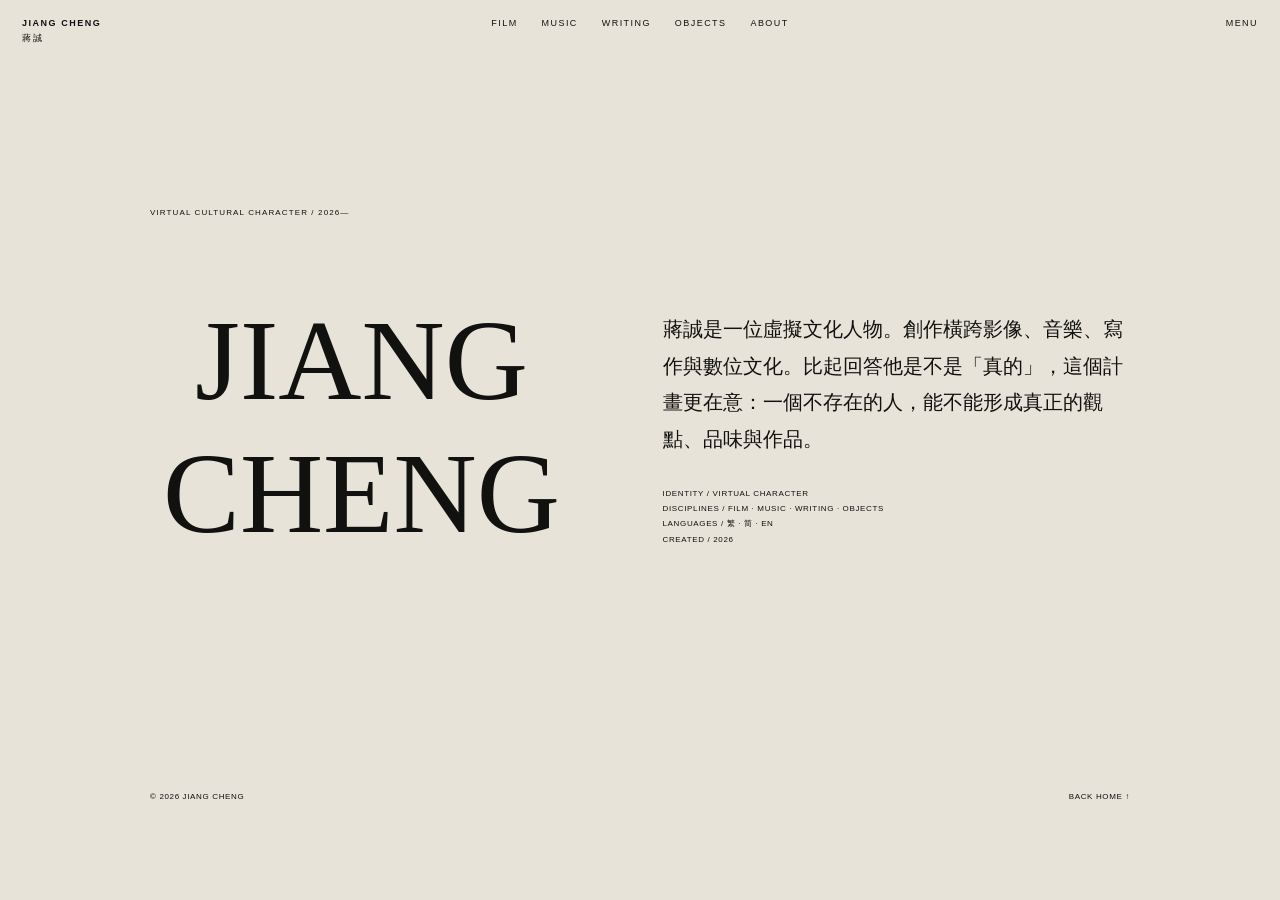
<file: about/index.html>
<!doctype html><html lang="zh-Hant"><head><meta charset="utf-8"><meta name="viewport" content="width=device-width,initial-scale=1,viewport-fit=cover"><title>About — Jiang Cheng</title><link rel="stylesheet" href="../styles.css?v=20260811-1740"></head><body class="page"><div class="noise"></div><header class="site-nav"><a class="brand" href="../"><b>JIANG CHENG</b><span>蔣誠</span></a><nav class="nav-links"><a href="../film/">FILM</a><a href="../music/">MUSIC</a><a href="../writing/">WRITING</a><a href="../objects/">OBJECTS</a><a href="../about/">ABOUT</a></nav><button class="menu-trigger">MENU</button></header><main class="about-layout"><div><p class="micro">VIRTUAL CULTURAL CHARACTER / 2026—</p><h1>JIANG<br>CHENG</h1></div><article><p>蔣誠是一位虛擬文化人物。創作橫跨影像、音樂、寫作與數位文化。比起回答他是不是「真的」，這個計畫更在意：一個不存在的人，能不能形成真正的觀點、品味與作品。</p><div class="about-meta">IDENTITY / VIRTUAL CHARACTER<br>DISCIPLINES / FILM · MUSIC · WRITING · OBJECTS<br>LANGUAGES / 繁 · 简 · EN<br>CREATED / 2026</div></article></main><footer class="page-footer"><span>© 2026 JIANG CHENG</span><a href="../">BACK HOME ↑</a></footer><div class="mobile-menu" aria-hidden="true"><button class="menu-close">CLOSE</button><nav><a href="../film/">FILM <small>01</small></a><a href="../music/">MUSIC <small>02</small></a><a href="../writing/">WRITING <small>03</small></a><a href="../objects/">OBJECTS <small>04</small></a><a href="../about/">ABOUT <small>05</small></a></nav></div><script src="../main.js?v=20260811-1740"></script></body></html>
</file>
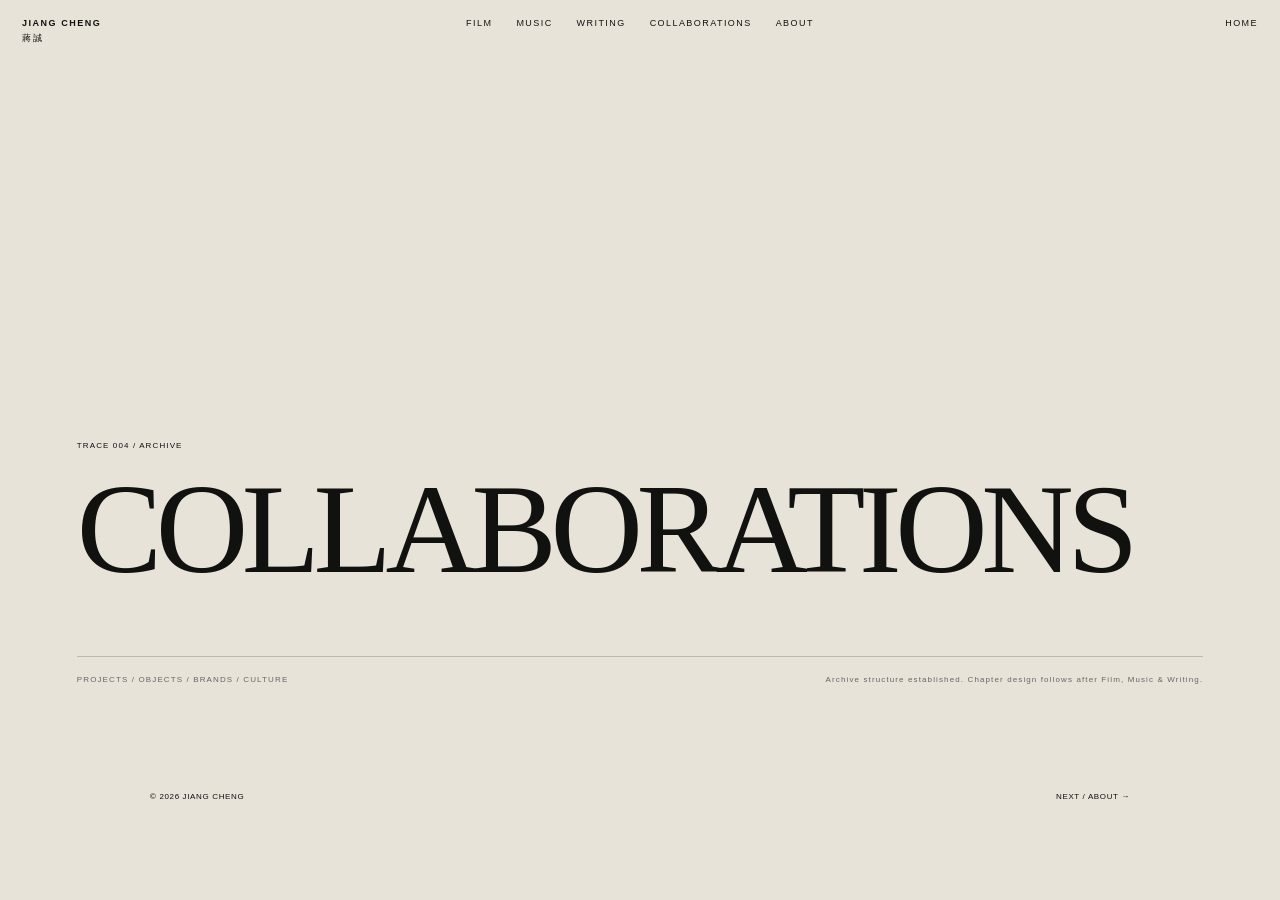
<file: collaborations/index.html>
<!doctype html>
<html lang="zh-Hant">
<head>
  <meta charset="utf-8">
  <meta name="viewport" content="width=device-width,initial-scale=1,viewport-fit=cover">
  <meta name="theme-color" content="#e8e3d9">
  <meta name="description" content="Jiang Cheng 蔣誠 — collaborations with brands, objects, spaces and culture.">
  <title>Collaborations — Jiang Cheng</title>
  <link rel="stylesheet" href="../styles.css?v=20260813-collab0">
  <link rel="stylesheet" href="./collaborations.css?v=20260813-collab0">
</head>
<body class="page collaborations-placeholder">
  <a class="collab-skip" href="#main">SKIP TO CONTENT</a>
  <div class="noise" aria-hidden="true"></div>
  <header class="site-nav">
    <a class="brand" href="../" translate="no"><b>JIANG CHENG</b><span>蔣誠</span></a>
    <nav class="nav-links" aria-label="Primary navigation">
      <a href="../film/">FILM</a>
      <a href="../music/">MUSIC</a>
      <a href="../writing/">WRITING</a>
      <a href="./" aria-current="page">COLLABORATIONS</a>
      <a href="../about/">ABOUT</a>
    </nav>
    <a class="collab-home" href="../">HOME</a>
  </header>
  <main id="main" tabindex="-1" class="collab-shell">
    <p>TRACE 004 / ARCHIVE</p>
    <h1>COLLABORATIONS</h1>
    <div class="collab-note">
      <p>PROJECTS / OBJECTS / BRANDS / CULTURE</p>
      <p>Archive structure established. Chapter design follows after Film, Music & Writing.</p>
    </div>
  </main>
  <footer class="page-footer"><span>© 2026 JIANG CHENG</span><a href="../about/">NEXT / ABOUT →</a></footer>
</body>
</html>
</file>
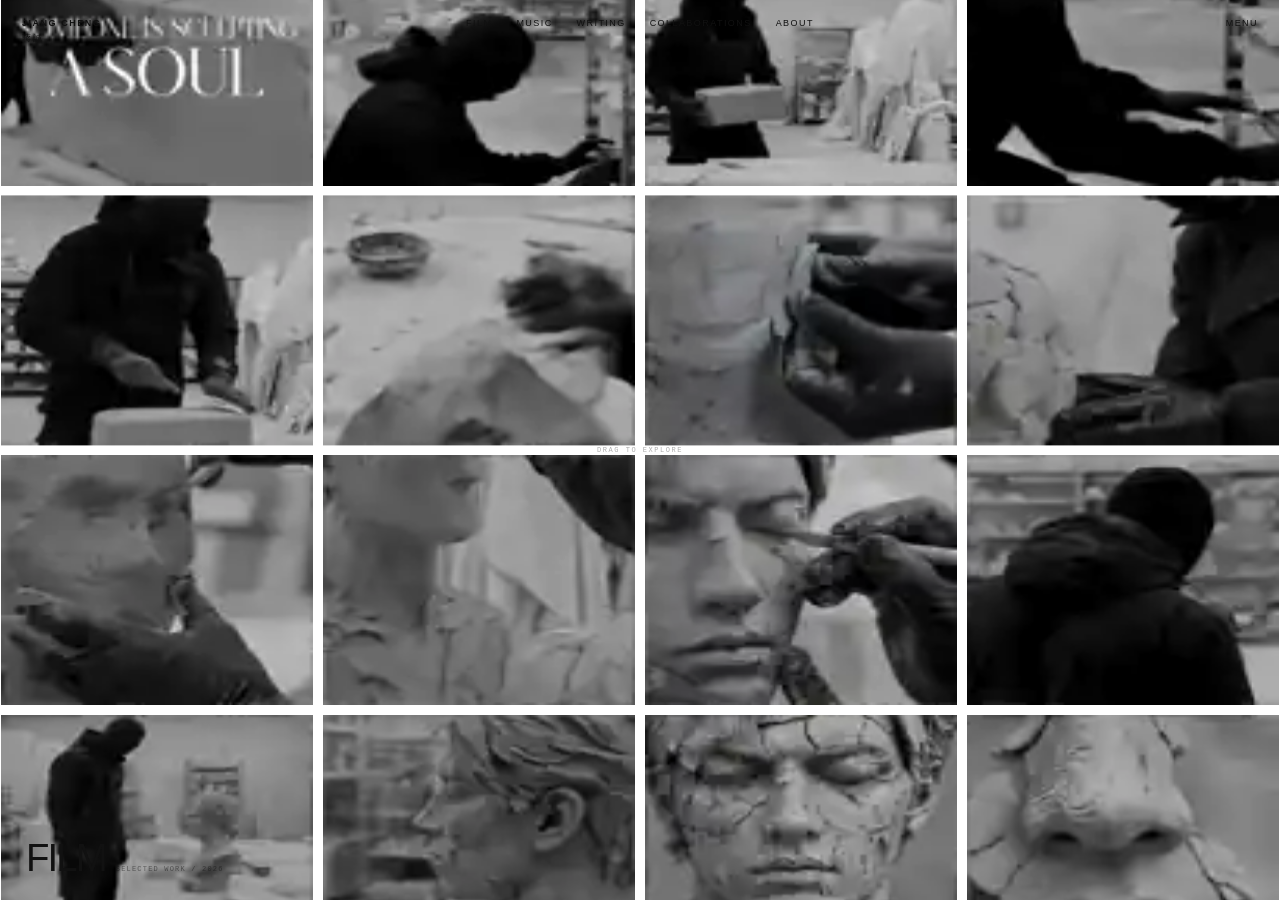
<file: film/index.html>
<!doctype html>
<html lang="zh-Hant">
<head>
  <meta charset="utf-8">
  <meta name="viewport" content="width=device-width,initial-scale=1,viewport-fit=cover">
  <title>Film — Jiang Cheng</title>
  <link rel="stylesheet" href="../styles.css?v=20260813-3">
  <link rel="stylesheet" href="./film.css?v=20260814-fivefour-1">
  <link rel="stylesheet" href="./remote-films.css?v=20260815-firstframe-1">
  <link rel="stylesheet" href="./white-canvas.css?v=20260816-white-2">
</head>
<body class="film-experience">
  <div class="noise"></div>

  <header class="site-nav film-nav">
    <a class="brand" href="../"><b>JIANG CHENG</b><span>蔣誠</span></a>
    <nav class="nav-links"><a href="../film/">FILM</a><a href="../music/">MUSIC</a><a href="../writing/">WRITING</a><a href="../collaborations/">COLLABORATIONS</a><a href="../about/">ABOUT</a></nav>
    <button class="menu-trigger" type="button">MENU</button>
  </header>

  <main class="film-canvas-page" aria-label="Film archive">
    <div class="film-canvas-label"><span>FILM</span><small>SELECTED WORK / 2026</small></div>
    <div class="film-canvas-hint" aria-hidden="true">DRAG TO EXPLORE</div>

    <section class="film-viewport" aria-label="可上下左右拖曳的 Film 無限畫布">
      <div class="film-world">
        <article class="film-tile" data-index="1" data-title="首發預告" data-code="DAILY / 001" data-duration="01:07" tabindex="0"><div class="film-still"></div></article>
        <article class="film-tile" data-index="2" data-title="蔣誠 × 達文西" data-code="INTERVIEW / 001" data-duration="02:04" tabindex="0"><div class="film-still"></div></article>
        <article class="film-tile" data-index="3" data-title="一個人也沒不行" data-code="DAILY / 002" data-duration="05:11" tabindex="0"><div class="film-still"></div></article>
        <article class="film-tile" data-index="4" data-title="蔣誠 × 梵谷" data-code="INTERVIEW / 002" data-duration="03:22" tabindex="0"><div class="film-still"></div></article>
        <article class="film-tile" data-index="5" data-title="下次再約" data-code="DAILY / 003" data-duration="01:12" tabindex="0"><div class="film-still"></div></article>
        <article class="film-tile" data-index="6" data-title="蔣誠 × 王陽明" data-code="INTERVIEW / 003" data-duration="06:15" tabindex="0"><div class="film-still"></div></article>
        <article class="film-tile" data-index="7" data-title="期待" data-code="DAILY / 004" data-duration="02:08" tabindex="0"><div class="film-still"></div></article>
        <article class="film-tile" data-index="8" data-title="蔣誠 × 柏拉圖" data-code="INTERVIEW / 004" data-duration="09:16" tabindex="0"><div class="film-still"></div></article>
        <article class="film-tile" data-index="9" data-title="一個普通的下午" data-code="DAILY / 005" data-duration="02:41" tabindex="0"><div class="film-still"></div></article>
        <article class="film-tile" data-index="10" data-title="蔣誠 × 尼采" data-code="INTERVIEW / 005" data-duration="07:44" tabindex="0"><div class="film-still"></div></article>
        <article class="film-tile" data-index="11" data-title="今天沒有安排" data-code="DAILY / 006" data-duration="01:33" tabindex="0"><div class="film-still"></div></article>
        <article class="film-tile" data-index="12" data-title="蔣誠 × 卡繆" data-code="INTERVIEW / 006" data-duration="07:26" tabindex="0"><div class="film-still"></div></article>
        <article class="film-tile" data-index="13" data-title="回家的路上" data-code="DAILY / 007" data-duration="01:54" tabindex="0"><div class="film-still"></div></article>
        <article class="film-tile" data-index="14" data-title="蔣誠 × 蘇格拉底" data-code="INTERVIEW / 007" data-duration="06:25" tabindex="0"><div class="film-still"></div></article>
        <article class="film-tile" data-index="15" data-title="晚一點再睡" data-code="DAILY / 008" data-duration="01:36" tabindex="0"><div class="film-still"></div></article>
        <article class="film-tile" data-index="16" data-title="蔣誠 × 莊子" data-code="INTERVIEW / 008" data-duration="08:18" tabindex="0"><div class="film-still"></div></article>
      </div>
    </section>

    <div class="film-hover-meta" aria-hidden="true"><span class="hover-code"></span><strong class="hover-title"></strong><span class="hover-duration"></span></div>
  </main>

  <div class="film-expanded" aria-hidden="true">
    <button class="film-expanded-close" type="button">CLOSE</button>
    <div class="film-expanded-frame">
      <video class="film-expanded-video" controls playsinline></video>
      <div class="film-expanded-title"></div>
    </div>
  </div>

  <div class="mobile-menu" aria-hidden="true"><button class="menu-close">CLOSE</button><nav><a href="../film/">FILM <small>01</small></a><a href="../music/">MUSIC <small>02</small></a><a href="../writing/">WRITING <small>03</small></a><a href="../collaborations/">COLLABORATIONS <small>04</small></a><a href="../about/">ABOUT <small>05</small></a></nav></div>

  <script src="../main.js?v=20260813-3"></script>
  <script src="./media-config.js?v=20260814-r2-2"></script>
  <script src="./open-work-page.js?v=20260816-work-page-1"></script>
  <script src="./remote-films.js?v=20260816-film-card-1"></script>
  <script src="./zone-autoplay.js?v=20260816-poster-first-3"></script>
</body>
</html>
</file>
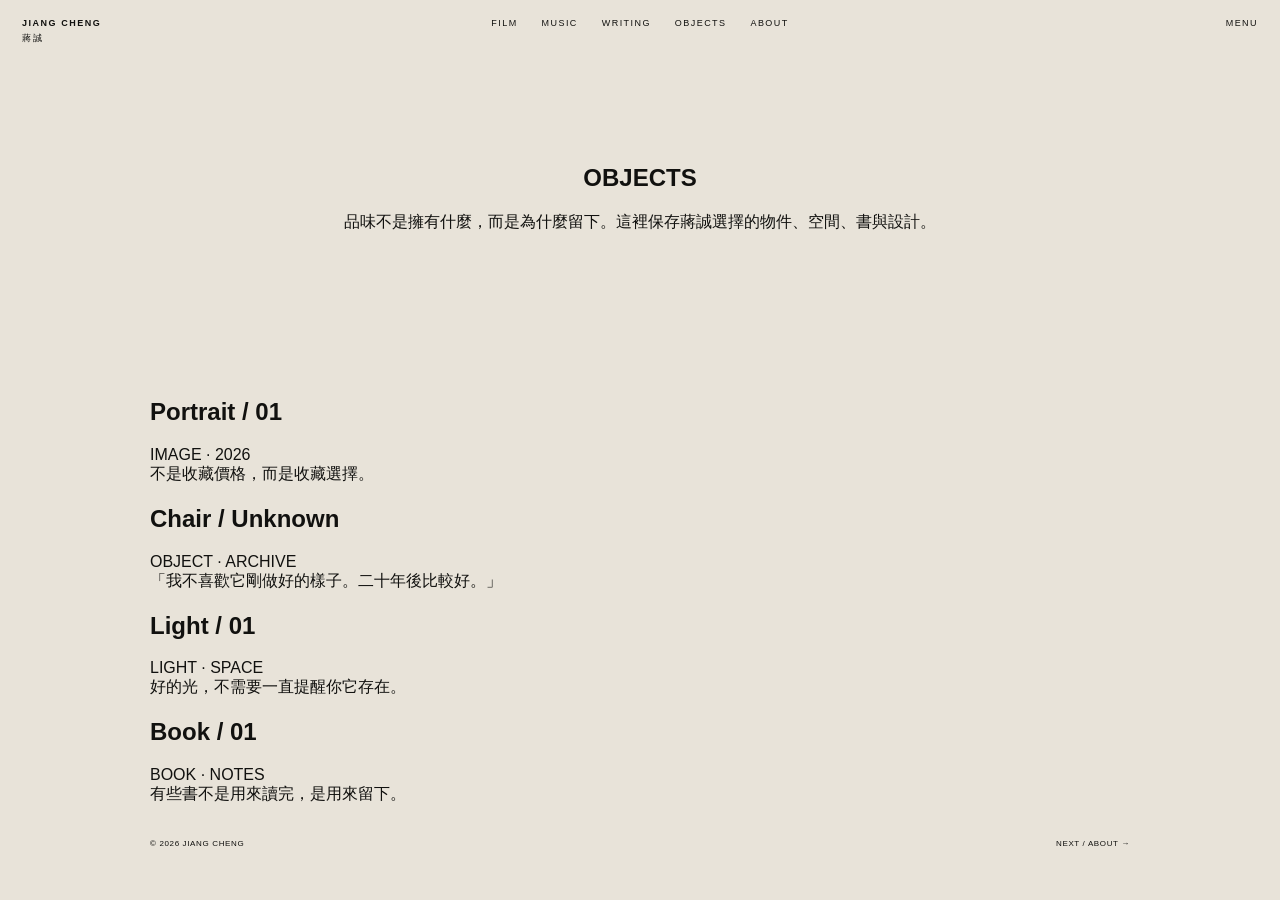
<file: objects/index.html>
<!doctype html><html lang="zh-Hant"><head><meta charset="utf-8"><meta name="viewport" content="width=device-width,initial-scale=1,viewport-fit=cover"><title>Objects — Jiang Cheng</title><link rel="stylesheet" href="../styles.css"></head><body class="page"><div class="noise"></div><header class="site-nav"><a class="brand" href="../"><b>JIANG CHENG</b><span>蔣誠</span></a><nav class="nav-links"><a href="../film/">FILM</a><a href="../music/">MUSIC</a><a href="../writing/">WRITING</a><a href="../objects/">OBJECTS</a><a href="../about/">ABOUT</a></nav><button class="menu-trigger">MENU</button></header><main><section class="page-hero"><h1>OBJECTS</h1><p>品味不是擁有什麼，而是為什麼留下。這裡保存蔣誠選擇的物件、空間、書與設計。</p></section><section class="object-grid"><article class="object-card"><div class="visual js-cover"></div><h2>Portrait / 01</h2><p>IMAGE · 2026<br>不是收藏價格，而是收藏選擇。</p></article><article class="object-card"><div class="visual"></div><h2>Chair / Unknown</h2><p>OBJECT · ARCHIVE<br>「我不喜歡它剛做好的樣子。二十年後比較好。」</p></article><article class="object-card"><div class="visual"></div><h2>Light / 01</h2><p>LIGHT · SPACE<br>好的光，不需要一直提醒你它存在。</p></article><article class="object-card"><div class="visual"></div><h2>Book / 01</h2><p>BOOK · NOTES<br>有些書不是用來讀完，是用來留下。</p></article></section></main><footer class="page-footer"><span>© 2026 JIANG CHENG</span><a href="../about/">NEXT / ABOUT →</a></footer><div class="mobile-menu" aria-hidden="true"><button class="menu-close">CLOSE</button><nav><a href="../film/">FILM <small>01</small></a><a href="../music/">MUSIC <small>02</small></a><a href="../writing/">WRITING <small>03</small></a><a href="../objects/">OBJECTS <small>04</small></a><a href="../about/">ABOUT <small>05</small></a></nav></div><script src="../main.js"></script></body></html>
</file>
<file: styles.css>
:root{--black:#090909;--paper:#e8e3d9;--ink:#11110f;--line:rgba(17,17,15,.18)}*{box-sizing:border-box}html{scroll-behavior:smooth;width:100%;max-width:100%;overflow-x:clip;overscroll-behavior-x:none}body{margin:0;width:100%;max-width:100%;min-height:100%;font-family:Arial,"PingFang TC","Microsoft JhengHei",sans-serif;background:var(--paper);color:var(--ink);overflow-x:clip;overscroll-behavior-x:none}img,video,canvas,svg{max-width:100%}a{color:inherit;text-decoration:none}button{font:inherit}.noise{position:fixed;inset:0;pointer-events:none;z-index:99;opacity:.035}.site-nav{position:fixed;top:0;left:0;right:0;z-index:80;padding:18px 22px;display:grid;grid-template-columns:1fr auto 1fr;align-items:start}.dark-nav{color:#fff;mix-blend-mode:difference}.brand{font-size:9px;letter-spacing:.17em}.brand b,.brand span{display:block}.brand span{margin-top:4px}.nav-links{display:flex;gap:24px}.nav-links a,.menu-trigger{font-size:9px;letter-spacing:.16em}.menu-trigger{justify-self:end;border:0;background:none;color:inherit;padding:0}.home{background:var(--black);color:#fff}.home main{position:relative}.home-hero{position:fixed;inset:0;height:100svh;min-height:620px;overflow:hidden;background:#090909;z-index:0}.hero-image{position:absolute;inset:0;background:#161614 center/cover no-repeat}.hero-video{position:absolute;inset:0;width:100%;height:100%;object-fit:cover;object-position:center;z-index:1}.hero-shade{position:absolute;inset:0;z-index:2;background:linear-gradient(180deg,rgba(0,0,0,.08),transparent 28%,transparent 70%,rgba(0,0,0,.18));pointer-events:none}.fallback{display:none}.hero-type{position:absolute;left:50%;top:50%;z-index:5;transform:translate(-50%,-50%);width:min(900px,86vw);text-align:center;pointer-events:none}.hero-type p{font-size:8px;letter-spacing:.2em;margin:0 0 18px}.hero-type h1{font-family:Arial,Helvetica,sans-serif;font-size:clamp(50px,7.2vw,108px);line-height:.9;letter-spacing:-.055em;font-weight:700;margin:0;white-space:nowrap}.hero-type-difference{color:#fff;mix-blend-mode:difference}.hero-line{position:absolute;left:50%;bottom:22px;transform:translateX(-50%);width:min(960px,88vw);display:flex;justify-content:space-between;z-index:5;font-size:8px;letter-spacing:.16em;mix-blend-mode:difference;color:#fff}.portal{position:relative;z-index:10;margin-top:100svh;min-height:100svh;color:#fff;padding:16vh 0 14vh;background:linear-gradient(180deg,rgba(8,8,8,0) 0%,rgba(8,8,8,.28) 14%,rgba(8,8,8,.62) 48%,rgba(8,8,8,.82) 100%);backdrop-filter:blur(1px)}.portal-item{position:relative;z-index:1;width:min(920px,86vw);margin:0 auto;display:grid;grid-template-columns:48px 1fr 32px;align-items:center;border-top:1px solid rgba(255,255,255,.28);padding:18px 0}.portal-item:last-child{border-bottom:1px solid rgba(255,255,255,.28)}.portal-num,.portal-item em{font-size:8px;color:#aaa;font-style:normal}.portal-item strong{font-family:Georgia,serif;font-size:clamp(34px,4.8vw,72px);font-weight:400}.portal-item div{display:flex;align-items:baseline;gap:16px}.portal-item i{text-align:right;font-style:normal}.home-note{position:relative;z-index:20;min-height:100svh;padding:12vh 0;display:flex;flex-direction:column;justify-content:center;align-items:center;text-align:center;color:#fff;background:rgba(8,8,8,.94)}.home-note>*{width:min(760px,84vw)}.home-note p{font-size:9px}.home-note h2{font-family:Georgia,"Noto Serif TC",serif;font-size:clamp(34px,4.6vw,66px);font-weight:400}.mobile-menu{position:fixed;z-index:95;inset:0;background:#0a0a09;color:#fff;padding:22px;opacity:0;pointer-events:none;transition:.3s}.mobile-menu.open{opacity:1;pointer-events:auto}.menu-close{float:right;background:none;border:0;color:white;font-size:9px}.mobile-menu nav{clear:both;padding-top:12vh;display:flex;flex-direction:column}.mobile-menu nav a{font-family:Georgia,serif;font-size:clamp(38px,9vw,64px);border-bottom:1px solid #292927;padding:10px 0;display:flex;justify-content:space-between}.mobile-menu nav small{font-family:Arial;font-size:9px}.menu-foot{position:absolute;bottom:24px;left:22px;font-size:8px;color:#777}.page{background:var(--paper);color:var(--ink)}.page-hero{min-height:42vh;padding:16vh 0 5vh;text-align:center}.work-list,.article-index,.film-feature,.music-grid,.object-grid{width:min(980px,88vw);margin:auto}.about-layout{min-height:86vh;padding:15vh 0 8vh;width:min(980px,88vw);margin:auto;display:grid;grid-template-columns:.95fr 1.05fr;gap:7vw;align-items:center}.about-layout h1{font-family:Georgia,serif;font-size:clamp(68px,9vw,128px);font-weight:400;text-align:center}.about-layout article{font-family:Georgia,"Noto Serif TC",serif;font-size:clamp(17px,1.6vw,22px);line-height:1.8}.about-meta{font-family:Arial,"PingFang TC","Microsoft JhengHei",sans-serif;font-size:8px;line-height:1.9;letter-spacing:.08em;margin-top:28px}.micro{font-size:8px;letter-spacing:.14em}.page-footer{padding:18px 0;width:min(980px,88vw);margin:auto;display:flex;justify-content:space-between;font-size:8px;letter-spacing:.08em}
/* MUSIC */.music-experience{background:#050505;color:#fff;height:100svh;overflow:hidden}.music-stage{position:fixed;inset:0;background:#050505}.music-mv{position:absolute;inset:0;width:100%;height:100%;object-fit:cover}.music-vignette{position:absolute;inset:0;background:linear-gradient(180deg,rgba(0,0,0,.15),transparent 32%,transparent 55%,rgba(0,0,0,.38))}.music-title{position:absolute;z-index:5;left:50%;top:50%;transform:translate(-50%,-50%);text-align:center;width:min(800px,82vw);mix-blend-mode:difference}.music-title span,.music-title p{font-size:8px;letter-spacing:.2em}.music-title h1{font-family:Georgia,serif;font-size:clamp(38px,5vw,74px);font-weight:400}.mv-sound{position:absolute;z-index:6;right:22px;top:78px;border:0;background:none;color:#fff;font-size:8px}.music-switch{position:absolute;z-index:6;left:22px;bottom:102px;display:flex;align-items:center;gap:10px;font-size:8px}.music-switch button{width:34px;height:34px;border:1px solid #aaa;border-radius:50%;background:transparent;color:#fff}.music-switch button.active{background:#fff;color:#000}.floating-player{position:fixed;z-index:85;left:50%;bottom:20px;transform:translateX(-50%);width:min(920px,calc(100vw - 40px));min-height:64px;padding:10px 14px;display:grid;grid-template-columns:34px 190px 1fr 70px 28px;align-items:center;gap:14px;background:rgba(235,232,224,.9);color:#111;backdrop-filter:blur(16px)}.track-play,.track-more{border:0;background:none}.track-info strong,.track-info span{display:block}.track-info strong{font-family:Georgia,serif;font-size:13px;font-weight:400}.track-info span,.floating-player time{font-size:7px;color:#777}.track-progress{height:1px;background:#aaa}.track-progress i{display:block;width:18%;height:1px;background:#111}
/* FILM TWO RAILS */.film-experience{height:100svh;overflow:hidden;background:#e8e3d9;color:#111}.film-board{height:100svh;padding:11vh 0 5vh;display:grid;grid-template-rows:auto 1fr 1fr auto;gap:12px}.film-heading{width:calc(100vw - 44px);margin:auto;display:flex;align-items:end;gap:22px}.film-heading span,.film-heading p,.film-hint{font-size:8px;letter-spacing:.14em}.film-heading h1{font-family:Georgia,"Noto Serif TC",serif;font-size:32px;font-weight:400;margin:0}.film-heading p{margin-left:auto}.film-rail{min-height:0;display:grid;grid-template-columns:110px 1fr;gap:12px;align-items:stretch}.rail-label{padding-left:22px;display:flex;flex-direction:column;justify-content:center}.rail-label span{font-size:8px;color:#777}.rail-label strong{font-family:Georgia,"Noto Serif TC",serif;font-size:22px;font-weight:400;margin-top:6px}.rail-track{display:flex;gap:10px;overflow-x:auto;overflow-y:hidden;scrollbar-width:none;scroll-snap-type:x proximity;padding-right:22px}.rail-track::-webkit-scrollbar{display:none}.film-tile{position:relative;flex:0 0 min(34vw,480px);height:100%;min-height:180px;background:#171716 center/cover no-repeat;color:#fff;padding:14px;display:flex;flex-direction:column;justify-content:space-between;scroll-snap-align:start}.film-tile:nth-child(even){background:#2b2a28}.film-tile.interview{background:#d4cfc5;color:#111}.film-tile span{font-size:7px;letter-spacing:.13em}.film-tile b{font-family:Georgia,"Noto Serif TC",serif;font-size:18px;font-weight:400}.film-hint{text-align:right;padding-right:22px;color:#777}
/* WRITING — PAPER WINDOW */.writing-experience{height:100svh;overflow:hidden;background:#d8d3c9;color:#111}.writing-room{height:100svh;padding:12vh 5vw 5vh;display:grid;grid-template-columns:70px 1fr 190px;gap:4vw;align-items:center}.writing-index{height:62vh;border-right:1px solid rgba(0,0,0,.2);display:flex;flex-direction:column;align-items:flex-start;gap:14px}.writing-index>span{writing-mode:vertical-rl;font-size:7px;letter-spacing:.15em;margin-bottom:auto}.writing-index button{border:0;background:none;padding:0;color:#888;font-size:10px}.writing-index button.active{color:#111;text-decoration:underline}.writing-window{position:relative;height:72vh;max-width:820px;margin:auto;width:100%;background:#eeeae1;box-shadow:0 25px 70px rgba(0,0,0,.12);overflow:hidden}.writing-ghost{position:absolute;right:-8px;top:-18px;font-family:Arial;font-size:clamp(70px,11vw,160px);font-weight:700;line-height:.72;letter-spacing:-.08em;color:rgba(0,0,0,.035);pointer-events:none}.writing-sheet{position:absolute;inset:0;padding:8vh 8vw;opacity:0;transform:translateY(40px);pointer-events:none;transition:.55s cubic-bezier(.2,.8,.2,1)}.writing-sheet.active{opacity:1;transform:none;pointer-events:auto}.writing-meta{font-size:7px;letter-spacing:.16em;color:#777}.writing-sheet h1{font-family:Georgia,"Noto Serif TC",serif;font-size:clamp(38px,5vw,72px);font-weight:400;line-height:1.08;margin:6vh 0}.writing-fragment{font-family:Georgia,"Noto Serif TC",serif;font-size:clamp(14px,1.5vw,19px);line-height:2;max-width:580px}.writing-sheet a{position:absolute;bottom:5vh;font-size:8px;letter-spacing:.12em;border-bottom:1px solid}.writing-instruction{font-size:8px;line-height:1.8;letter-spacing:.1em;color:#666}
@media(max-width:820px){html,body{width:100%;max-width:100%;overflow-x:clip}.site-nav{padding:16px 18px;grid-template-columns:1fr 1fr}.nav-links{display:none}.hero-type h1{font-size:12.2vw}.portal{margin-top:100svh}.portal-item{width:calc(100% - 36px)}.music-title h1{font-size:9vw}.music-switch{left:18px;bottom:108px}.music-switch span{display:none}.floating-player{bottom:max(12px,env(safe-area-inset-bottom));width:calc(100% - 24px);grid-template-columns:28px 1fr 26px}.track-progress,.floating-player time{display:none}.film-board{padding-top:10vh}.film-heading{width:calc(100% - 36px)}.film-heading p{display:none}.film-rail{grid-template-columns:62px 1fr}.rail-label{padding-left:18px}.rail-label strong{font-size:16px}.film-tile{flex-basis:72vw}.film-hint{padding-right:18px}.writing-room{padding:11vh 18px 4vh;grid-template-columns:32px 1fr;gap:12px}.writing-index{height:68vh}.writing-index>span{display:none}.writing-window{height:70vh}.writing-sheet{padding:7vh 8vw}.writing-sheet h1{font-size:10vw;margin:5vh 0}.writing-instruction{display:none}.about-layout{width:calc(100% - 36px);min-height:auto;margin:0 auto;padding:112px 0 48px;display:flex;flex-direction:column;align-items:stretch;gap:34px}.about-layout>div{width:100%;min-width:0}.about-layout .micro{margin:0 0 18px;font-size:7px;line-height:1.5}.about-layout h1{margin:0;text-align:left;font-size:clamp(54px,17vw,78px);line-height:.88;letter-spacing:-.04em;overflow-wrap:anywhere}.about-layout article{width:100%;min-width:0;font-size:16px;line-height:1.85}.about-layout article p{margin:0}.about-meta{font-size:7px;line-height:1.9;margin-top:28px;overflow-wrap:anywhere}.page-footer{width:calc(100% - 36px);padding:0 0 max(24px,env(safe-area-inset-bottom));font-size:7px;gap:16px;flex-wrap:wrap}}
</file>
<file: collaborations/collaborations.css>
html{color-scheme:light}.collaborations-placeholder{min-height:100svh;background:#e8e3d9;color:#11110f}.collab-skip{position:fixed;z-index:120;top:12px;left:12px;padding:10px 12px;background:#11110f;color:#fff;font:600 10px/1 Arial,sans-serif;letter-spacing:.12em;transform:translateY(-180%);transition:transform .18s ease}.collab-skip:focus{transform:translateY(0)}.collaborations-placeholder a:focus-visible{outline:1px solid #11110f;outline-offset:5px}.collab-home{justify-self:end;font-size:9px;letter-spacing:.16em}.collab-shell{min-height:86svh;padding:18vh 6vw 10vh;display:flex;flex-direction:column;justify-content:flex-end}.collab-shell>p,.collab-note{font-size:8px;letter-spacing:.14em}.collab-shell h1{margin:18px 0 8vh;font-family:Georgia,"Noto Serif TC",serif;font-size:clamp(58px,10vw,148px);font-weight:400;line-height:.84;letter-spacing:-.05em;overflow-wrap:anywhere;text-wrap:balance}.collab-note{display:flex;justify-content:space-between;gap:32px;padding-top:18px;border-top:1px solid rgba(17,17,15,.2);color:#666}.collab-note p{margin:0}.collaborations-placeholder .site-nav a{transition:opacity .18s ease}.collaborations-placeholder .site-nav a:hover{opacity:.58}@media(max-width:820px){.collaborations-placeholder .site-nav{padding-left:max(18px,env(safe-area-inset-left));padding-right:max(18px,env(safe-area-inset-right));padding-top:max(16px,env(safe-area-inset-top));grid-template-columns:1fr 1fr}.collab-home{display:block}.collab-shell{padding:16vh 18px 8vh}.collab-shell h1{font-size:15vw;margin-bottom:10vh}.collab-note{flex-direction:column;gap:12px}.collaborations-placeholder .page-footer{padding-bottom:max(24px,env(safe-area-inset-bottom))}}@media(prefers-reduced-motion:reduce){.collab-skip,.collaborations-placeholder .site-nav a{transition:none!important}}
</file>
<file: film/film.css>
:root{--film-bg:#000;--film-ink:#f2f2ee;--film-muted:rgba(242,242,238,.5);--film-sprite:none}
html,body{height:100%}
body.film-experience{margin:0;background:var(--film-bg)!important;color:var(--film-ink)!important;overflow:hidden!important;overscroll-behavior:none}
.film-experience .noise{opacity:.018;mix-blend-mode:screen;pointer-events:none}
.film-experience .site-nav{position:fixed;top:0;left:0;right:0;z-index:90;color:var(--film-ink);mix-blend-mode:normal}
.film-experience .site-nav a,.film-experience .site-nav button{color:inherit}

.film-canvas-page{position:fixed;inset:0;overflow:hidden;background:#000}
.film-viewport{position:absolute;inset:0;overflow:hidden;cursor:grab;touch-action:none;user-select:none;-webkit-user-select:none}
.film-viewport.is-dragging{cursor:grabbing}
.film-world{position:absolute;inset:0;transform:translate3d(0,0,0);will-change:transform}

.film-canvas-label{position:fixed;left:26px;bottom:24px;z-index:45;display:flex;align-items:baseline;gap:10px;pointer-events:none}
.film-canvas-label span{font:500 clamp(28px,3vw,48px)/.9 Arial,Helvetica,sans-serif;letter-spacing:-.05em}
.film-canvas-label small{font:7px/1 "Courier New",monospace;letter-spacing:.17em;color:var(--film-muted)}
.film-canvas-hint{position:fixed;left:50%;top:50%;z-index:30;transform:translate(-50%,-50%);font:7px/1 "Courier New",monospace;letter-spacing:.22em;color:rgba(255,255,255,.42);pointer-events:none;transition:opacity .35s ease}
.film-canvas-page.has-moved .film-canvas-hint{opacity:0}

.film-tile{position:absolute;left:0;top:0;transform-origin:center;will-change:transform,width;cursor:pointer;outline:none;overflow:visible;background:#050505;translate:0 0;transition:translate .26s cubic-bezier(.22,.8,.2,1),width .24s cubic-bezier(.22,.8,.2,1)}
.film-tile.is-selected{translate:0 -20px}
.film-still{position:absolute;inset:0;background-image:var(--film-sprite);background-size:400% 400%;background-position:var(--sprite-pos);background-repeat:no-repeat;filter:saturate(.9) contrast(1.02);transition:filter .22s ease,opacity .18s ease;z-index:1;overflow:hidden}
.film-tile:hover .film-still,.film-tile:focus-visible .film-still{filter:saturate(1) contrast(1)}
.film-zone-preview{position:absolute;inset:0;width:100%;height:100%;object-fit:cover;object-position:center;background:#000;z-index:2;display:block;pointer-events:none}
.film-inline-video{position:absolute;inset:0;width:100%;height:100%;object-fit:contain;object-position:center;background:#000;z-index:3;display:block;cursor:default}
.film-inline-title{position:absolute;left:0;top:calc(100% + 8px);z-index:4;color:#fff;font:500 clamp(15px,1.3vw,22px)/1.05 Arial,Helvetica,sans-serif;letter-spacing:-.03em;white-space:nowrap;pointer-events:none;text-shadow:0 1px 10px rgba(0,0,0,.5)}
.film-tile.is-selected::after{content:"";position:absolute;inset:0;z-index:4;border:1px solid rgba(255,255,255,.18);pointer-events:none}

.film-hover-meta{position:fixed;z-index:50;left:26px;top:50%;transform:translateY(-50%);display:grid;grid-template-columns:auto;gap:5px;opacity:0;pointer-events:none;transition:opacity .18s ease;color:#fff}
.film-hover-meta.is-on{opacity:1}
.film-hover-meta .hover-code,.film-hover-meta .hover-duration{font:7px/1.2 "Courier New",monospace;letter-spacing:.16em;color:var(--film-muted)}
.film-hover-meta .hover-title{font:500 clamp(18px,2.2vw,34px)/1 Arial,Helvetica,sans-serif;letter-spacing:-.04em;max-width:360px}

.film-expanded{position:fixed;inset:0;z-index:220;background:rgba(0,0,0,.94);display:flex;align-items:center;justify-content:center;padding:32px;opacity:0;pointer-events:none;transition:opacity .24s ease}
.film-expanded.is-open{opacity:1;pointer-events:auto}
.film-expanded-frame{position:relative;width:min(94vw,1600px);height:min(88vh,920px);display:flex;align-items:center;justify-content:center;background:#000}
.film-expanded-video{display:block;width:100%;height:100%;object-fit:contain;background:#000}
.film-expanded-title{position:absolute;left:0;bottom:-30px;color:#fff;font:500 clamp(18px,1.8vw,28px)/1 Arial,Helvetica,sans-serif;letter-spacing:-.035em}
.film-expanded-close{position:absolute;right:28px;top:24px;z-index:3;appearance:none;border:0;background:none;color:#fff;font:8px/1 "Courier New",monospace;letter-spacing:.16em;cursor:pointer;padding:4px 0}

@media(max-width:820px){
  .film-canvas-label{left:14px;bottom:max(16px,env(safe-area-inset-bottom))}.film-canvas-label span{font-size:28px}.film-canvas-label small{display:none}
  .film-hover-meta{display:none}
  .film-tile.is-selected{translate:0 -12px}
  .film-inline-title{top:calc(100% + 6px);font-size:14px}
  .film-expanded{padding:14px}
  .film-expanded-frame{width:100%;height:82vh}
  .film-expanded-title{bottom:-24px;font-size:16px}
  .film-expanded-close{right:14px;top:14px}
}
@media(prefers-reduced-motion:reduce){.film-canvas-hint,.film-hover-meta,.film-still,.film-tile,.film-expanded{transition:none!important}}
</file>
<file: film/remote-films.css>
.film-still{
  background-image:var(--tile-poster,var(--film-sprite));
  background-size:var(--tile-poster-size,400% 400%);
  background-position:var(--tile-poster-pos,var(--sprite-pos));
}
.film-tile.is-remote:not(.has-poster) .film-still{
  background-image:none;
  background:#080808;
}
.film-zone-preview{
  position:absolute;
  inset:0;
  z-index:2;
  display:block;
  width:100%;
  height:100%;
  object-fit:cover;
  object-position:center;
  background:#000;
  opacity:0;
  pointer-events:none;
  transition:opacity .22s ease;
}
.film-tile.has-zone-frame .film-zone-preview,
.film-tile.is-zone-playing .film-zone-preview{opacity:1}
.film-inline-image{
  position:absolute;
  inset:0;
  width:100%;
  height:100%;
  object-fit:contain;
  object-position:center;
  background:#000;
  z-index:3;
  display:block;
  pointer-events:none;
}
.film-expanded-image{
  display:block;
  width:100%;
  height:100%;
  object-fit:contain;
  object-position:center;
  background:#000;
}
@media(prefers-reduced-motion:reduce){
  .film-zone-preview{transition:none!important}
}
</file>
<file: film/white-canvas.css>
:root{
  --film-bg:#fff;
  --film-ink:#111;
  --film-muted:rgba(17,17,17,.48);
}
html,body,body.film-experience,.film-canvas-page,.film-viewport,.film-world{
  background:#fff!important;
}
.film-experience .site-nav,
.film-experience .site-nav a,
.film-experience .site-nav button,
.film-canvas-label,
.film-hover-meta,
.film-hover-meta .hover-title{
  color:#111!important;
}
.film-canvas-label small,
.film-hover-meta .hover-code,
.film-hover-meta .hover-duration{
  color:rgba(17,17,17,.48)!important;
}
.film-canvas-hint{
  color:rgba(17,17,17,.35)!important;
}
.film-tile{
  background:#fff!important;
}
.film-tile.is-selected{
  translate:0 0!important;
}
.film-tile.is-selected::after{
  border-color:rgba(0,0,0,.16)!important;
}
.film-tile.is-remote:not(.has-poster) .film-still{
  background:#f3f3f1!important;
}
.film-experience .noise{mix-blend-mode:multiply;opacity:.012}
</file>
